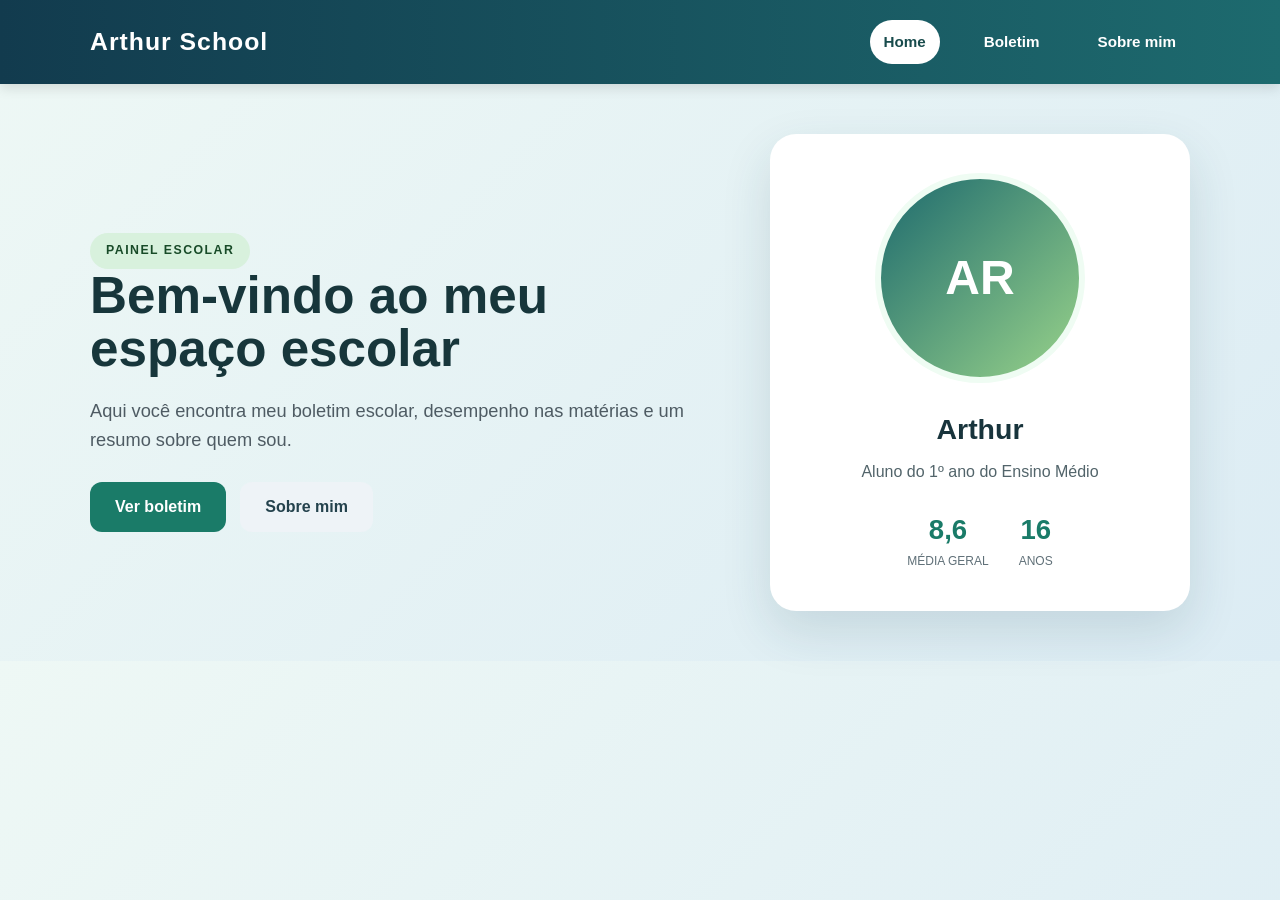
<file: index.html>
<!DOCTYPE html>
<html lang="pt-BR">
<head>
    <meta charset="UTF-8">
    <meta name="viewport" content="width=device-width, initial-scale=1.0">
    <title>Site Escolar | Arthur</title>
    <link rel="stylesheet" href="/static/menu.css">
</head>
<body>
    <header class="site-header">
        <div class="container nav-wrapper">
            <a href="index.html" class="brand">Arthur School</a>
            <nav class="menu">
                <a href="index.html" class="active">Home</a>
                <a href="boletim.html">Boletim</a>
                <a href="sobre_mim.html">Sobre mim</a>
            </nav>
        </div>
    </header>

    <main class="main-content home-page">
        <section class="hero">
            <div class="hero-text">
                <span class="badge">Painel Escolar</span>
                <h1>Bem-vindo ao meu espaço escolar</h1>
                <p class="lead">Aqui você encontra meu boletim escolar, desempenho nas matérias e um resumo sobre quem sou.</p>
                <div class="cta-row">
                    <a class="btn btn-primary" href="boletim.html">Ver boletim</a>
                    <a class="btn btn-secondary" href="sobre_mim.html">Sobre mim</a>
                </div>
            </div>

            <aside class="student-card">
                <div class="profile-photo">
                    <span>AR</span>
                </div>
                <div class="profile-info">
                    <h3>Arthur</h3>
                    <p>Aluno do 1º ano do Ensino Médio</p>
                    <div class="mini-stats">
                        <div>
                            <span class="value">8,6</span>
                            <span class="label">Média geral</span>
                        </div>
                        <div>
                            <span class="value">16</span>
                            <span class="label">Anos</span>
                        </div>
                    </div>
                </div>
            </aside>
        </section>
    </main>
</body>
</html>
</file>
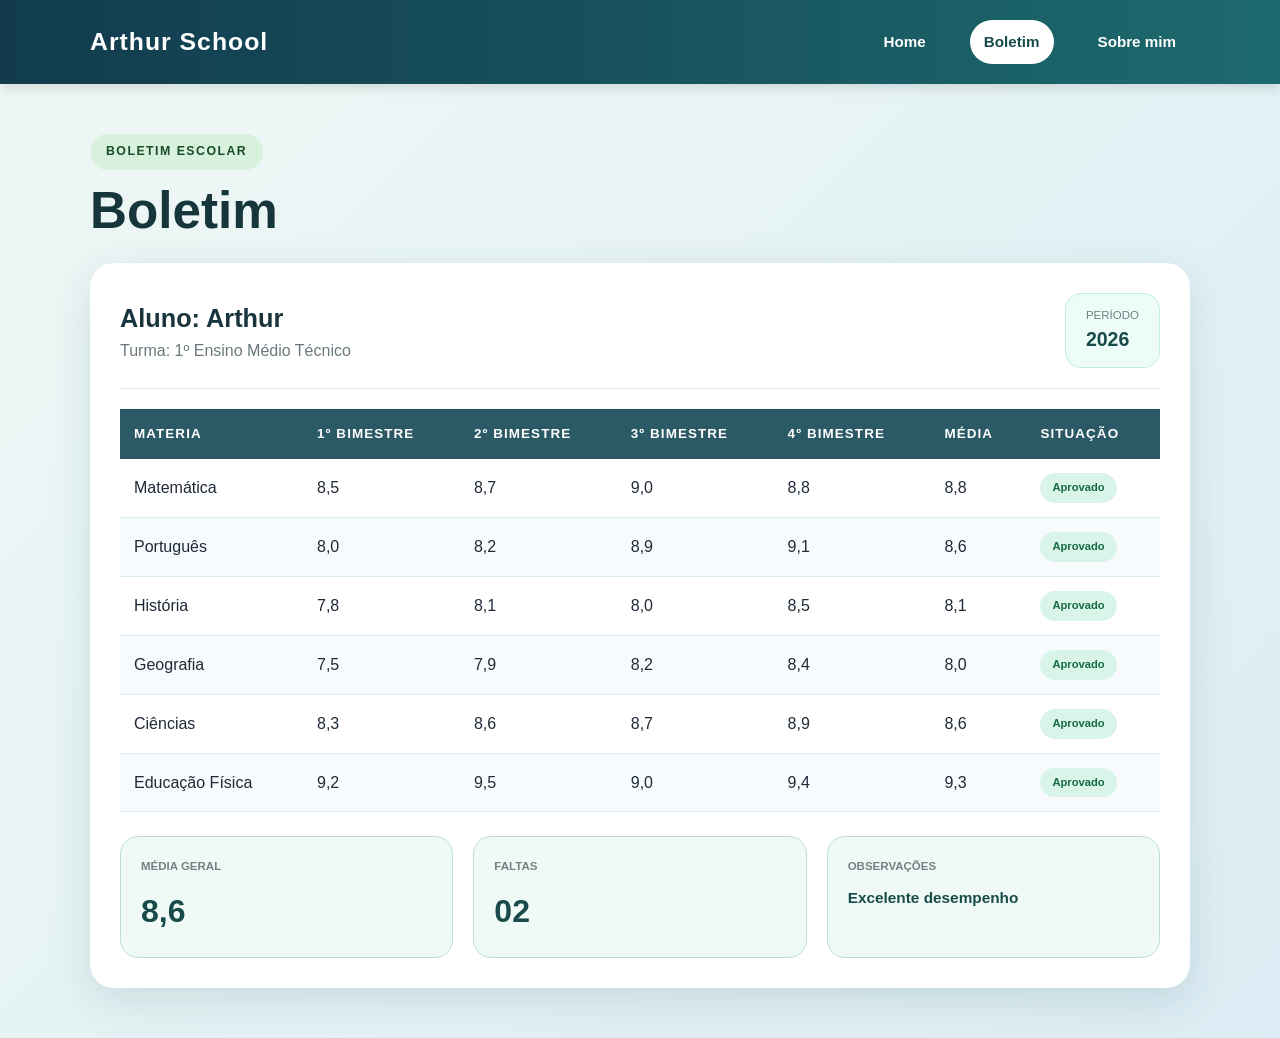
<file: boletim.html>
<!DOCTYPE html>
<html lang="pt-BR">
<head>
    <meta charset="UTF-8">
    <meta name="viewport" content="width=device-width, initial-scale=1.0">
    <title>Boletim | Arthur</title>
    <link rel="stylesheet" href="/static/menu.css">
</head>
<body>
    <header class="site-header">
        <div class="container nav-wrapper">
            <a href="index.html" class="brand">Arthur School</a>
            <nav class="menu">
                <a href="index.html">Home</a>
                <a href="boletim.html" class="active">Boletim</a>
                <a href="sobre_mim.html">Sobre mim</a>
            </nav>
        </div>
    </header>

    <main class="main-content">
        <section class="page-title">
            <span class="badge">Boletim Escolar</span>
            <h1>Boletim</h1>
        </section>

        <section class="boletim-panel">
            <div class="boletim-header">
                <div>
                    <h2>Aluno: Arthur</h2>
                    <p class="subtle">Turma: 1º Ensino Médio Técnico</p>
                </div>
                <div class="periodo">
                    <span>Período</span>
                    <strong>2026</strong>
                </div>
            </div>

            <div class="grades-table-wrap">
                <table class="grades-table">
                    <thead>
                        <tr>
                            <th>Materia</th>
                            <th>1º Bimestre</th>
                            <th>2º Bimestre</th>
                            <th>3º Bimestre</th>
                            <th>4º Bimestre</th>
                            <th>Média</th>
                            <th>Situação</th>
                        </tr>
                    </thead>
                    <tbody>
                        <tr>
                            <td>Matemática</td>
                            <td>8,5</td>
                            <td>8,7</td>
                            <td>9,0</td>
                            <td>8,8</td>
                            <td>8,8</td>
                            <td><span class="status status-good">Aprovado</span></td>
                        </tr>
                        <tr>
                            <td>Português</td>
                            <td>8,0</td>
                            <td>8,2</td>
                            <td>8,9</td>
                            <td>9,1</td>
                            <td>8,6</td>
                            <td><span class="status status-good">Aprovado</span></td>
                        </tr>
                        <tr>
                            <td>História</td>
                            <td>7,8</td>
                            <td>8,1</td>
                            <td>8,0</td>
                            <td>8,5</td>
                            <td>8,1</td>
                            <td><span class="status status-good">Aprovado</span></td>
                        </tr>
                        <tr>
                            <td>Geografia</td>
                            <td>7,5</td>
                            <td>7,9</td>
                            <td>8,2</td>
                            <td>8,4</td>
                            <td>8,0</td>
                            <td><span class="status status-good">Aprovado</span></td>
                        </tr>
                        <tr>
                            <td>Ciências</td>
                            <td>8,3</td>
                            <td>8,6</td>
                            <td>8,7</td>
                            <td>8,9</td>
                            <td>8,6</td>
                            <td><span class="status status-good">Aprovado</span></td>
                        </tr>
                        <tr>
                            <td>Educação Física</td>
                            <td>9,2</td>
                            <td>9,5</td>
                            <td>9,0</td>
                            <td>9,4</td>
                            <td>9,3</td>
                            <td><span class="status status-good">Aprovado</span></td>
                        </tr>
                    </tbody>
                </table>
            </div>

            <div class="summary-grid">
                <article class="summary-card">
                    <span class="summary-label">Média Geral</span>
                    <span class="summary-value">8,6</span>
                </article>
                <article class="summary-card">
                    <span class="summary-label">Faltas</span>
                    <span class="summary-value">02</span>
                </article>
                <article class="summary-card">
                    <span class="summary-label">Observações</span>
                    <span class="summary-value small-text">Excelente desempenho</span>
                </article>
            </div>
        </section>
    </main>
</body>
</html>
</file>
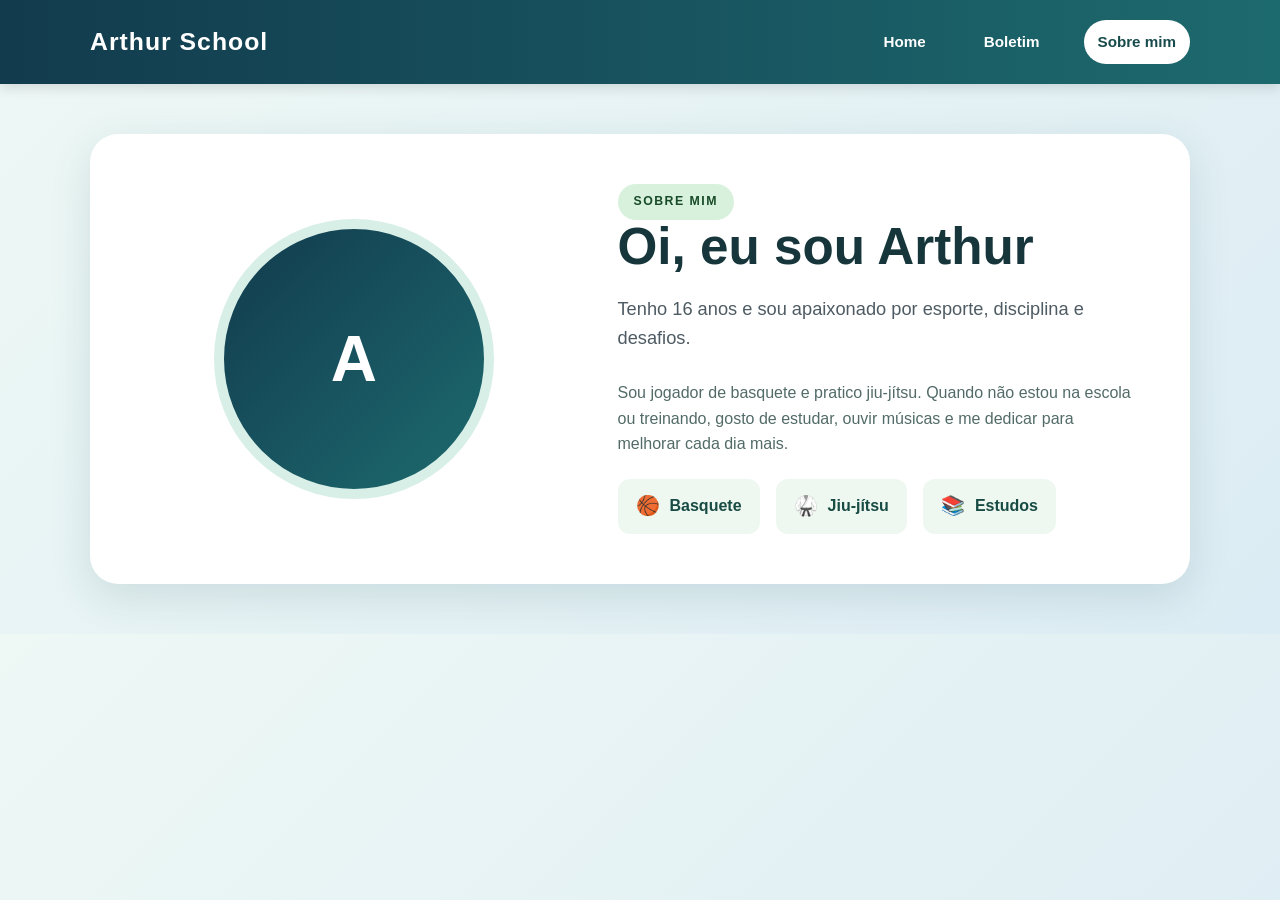
<file: sobre_mim.html>
<!DOCTYPE html>
<html lang="pt-BR">
<head>
    <meta charset="UTF-8">
    <meta name="viewport" content="width=device-width, initial-scale=1.0">
    <title>Sobre mim | Arthur</title>
    <link rel="stylesheet" href="/static/menu.css">
</head>
<body>
    <header class="site-header">
        <div class="container nav-wrapper">
            <a href="index.html" class="brand">Arthur School</a>
            <nav class="menu">
                <a href="index.html">Home</a>
                <a href="boletim.html">Boletim</a>
                <a href="sobre_mim.html" class="active">Sobre mim</a>
            </nav>
        </div>
    </header>

    <main class="main-content">
        <section class="about-section">
            <div class="about-image">
                <div class="profile-avatar">A</div>
            </div>
            <div class="about-content">
                <span class="badge">Sobre mim</span>
                <h1>Oi, eu sou Arthur</h1>
                <p class="lead-about">Tenho 16 anos e sou apaixonado por esporte, disciplina e desafios.</p>
                <p>
                    Sou jogador de basquete e pratico jiu-jítsu. Quando não estou na escola ou treinando,
                    gosto de estudar, ouvir músicas e me dedicar para melhorar cada dia mais.
                </p>
                <div class="about-highlights">
                    <div>
                        <span class="icon">🏀</span>
                        <span>Basquete</span>
                    </div>
                    <div>
                        <span class="icon">🥋</span>
                        <span>Jiu-jítsu</span>
                    </div>
                    <div>
                        <span class="icon">📚</span>
                        <span>Estudos</span>
                    </div>
                </div>
            </div>
        </section>
    </main>
</body>
</html>
</file>
<file: static/menu.css>
* {
    margin: 0;
    padding: 0;
    box-sizing: border-box;
}

body {
    font-family: "Segoe UI", Arial, sans-serif;
    color: #1f2a37;
    background: linear-gradient(135deg, #eef8f5 0%, #dcecf4 100%);
    line-height: 1.6;
}

.site-header {
    background: linear-gradient(90deg, #123b4e, #1d6a6e);
    padding: 20px 0;
    box-shadow: 0 4px 12px rgba(0, 0, 0, 0.12);
}

.container {
    width: min(1100px, calc(100% - 40px));
    margin: 0 auto;
}

.nav-wrapper {
    display: flex;
    align-items: center;
    justify-content: space-between;
}

.brand {
    color: white;
    text-decoration: none;
    font-size: 1.55rem;
    font-weight: 800;
    letter-spacing: 0.04em;
}

.menu {
    display: flex;
    gap: 30px;
}

.menu a {
    color: white;
    text-decoration: none;
    font-weight: 700;
    font-size: 0.95rem;
    padding: 10px 14px;
    border-radius: 999px;
    transition: background-color 200ms ease, color 200ms ease;
}

.menu a.active,
.menu a:hover {
    background: white;
    color: #184b4c;
}

.main-content {
    width: min(1100px, calc(100% - 40px));
    margin: 0 auto;
    padding: 50px 0;
}

.hero {
    min-height: 420px;
    display: grid;
    grid-template-columns: 1.2fr 0.8fr;
    gap: 50px;
    align-items: center;
}

.hero-text {
    padding-top: 20px;
}

.hero-text h1,
.page-title h1,
.about-content h1 {
    font-size: clamp(2.1rem, 4vw, 3.6rem);
    line-height: 1.05;
    margin-bottom: 20px;
    color: #17363b;
}

.hero-text .lead,
.about-content .lead-about {
    font-size: 1.14rem;
    color: #4e5b63;
    margin-bottom: 28px;
}

.badge {
    display: inline-flex;
    align-items: center;
    padding: 8px 16px;
    border-radius: 999px;
    font-size: 0.77rem;
    font-weight: 800;
    letter-spacing: 0.12em;
    text-transform: uppercase;
    background: #d8f1dd;
    color: #184b28;
}

.cta-row {
    display: flex;
    gap: 14px;
    flex-wrap: wrap;
}

.btn {
    display: inline-flex;
    align-items: center;
    justify-content: center;
    padding: 12px 25px;
    border-radius: 12px;
    text-decoration: none;
    font-weight: 700;
}

.btn-primary {
    background: #1a7b68;
    color: white;
}

.btn-secondary {
    background: #eef3f7;
    color: #24424d;
}

.student-card {
    background: white;
    border-radius: 26px;
    padding: 38px 30px;
    box-shadow: 0 20px 50px rgba(26, 70, 85, 0.14);
    border: 1px solid rgba(255, 255, 255, 0.8);
}

.profile-photo {
    width: 210px;
    height: 210px;
    margin: 0 auto 24px;
    border-radius: 50%;
    background: linear-gradient(135deg, #1d6a6e, #99d38a);
    display: flex;
    align-items: center;
    justify-content: center;
    color: white;
    font-size: 3rem;
    font-weight: 800;
    border: 6px solid #effcf3;
}

.profile-info h3 {
    font-size: 1.78rem;
    color: #18343c;
    text-align: center;
}

.profile-info p {
    text-align: center;
    margin: 6px 0 24px;
    color: #52646a;
}

.mini-stats {
    display: flex;
    justify-content: center;
    gap: 30px;
}

.mini-stats .value {
    display: block;
    font-weight: 800;
    font-size: 1.72rem;
    color: #1a7b68;
    text-align: center;
}

.mini-stats .label {
    display: block;
    font-size: 0.75rem;
    text-transform: uppercase;
    color: #607078;
}

.page-title {
    margin-bottom: 25px;
}

.page-title h1 {
    margin-top: 14px;
}

.boletim-panel {
    background: white;
    border-radius: 24px;
    padding: 30px;
    box-shadow: 0 12px 40px rgba(36, 88, 92, 0.14);
}

.boletim-header {
    display: flex;
    justify-content: space-between;
    align-items: center;
    border-bottom: 1px solid #dcebf0;
    padding-bottom: 20px;
    margin-bottom: 20px;
}

.boletim-header h2 {
    font-size: 1.58rem;
    color: #18343c;
}

.subtle {
    color: #6a797d;
}

.periodo {
    background: #eefcf7;
    border-radius: 16px;
    padding: 12px 20px;
    border: 1px solid #bfefe1;
}

.periodo span {
    display: block;
    font-size: 0.72rem;
    text-transform: uppercase;
    color: #718085;
}

.periodo strong {
    font-size: 1.22rem;
    color: #174b49;
}

.grades-table-wrap {
    overflow-x: auto;
}

.grades-table {
    width: 100%;
    border-collapse: collapse;
}

.grades-table th {
    background: #2b5965;
    color: white;
    padding: 14px;
    font-size: 0.84rem;
    text-transform: uppercase;
    letter-spacing: 0.08em;
    text-align: left;
}

.grades-table td {
    padding: 14px;
    border-bottom: 1px solid #d9edf1;
}

.grades-table tbody tr:nth-child(even) {
    background: #f7fbfd;
}

.status {
    display: inline-flex;
    align-items: center;
    padding: 6px 12px;
    border-radius: 999px;
    font-weight: 700;
    font-size: 0.70rem;
}

.status-good {
    background: #d9f4e8;
    color: #176a43;
}

.summary-grid {
    margin-top: 24px;
    display: grid;
    grid-template-columns: repeat(3, minmax(180px, 1fr));
    gap: 20px;
}

.summary-card {
    background: #effaf6;
    border: 1px solid #bdded8;
    border-radius: 18px;
    padding: 20px;
}

.summary-label {
    display: block;
    color: #748184;
    font-size: 0.72rem;
    font-weight: 800;
    text-transform: uppercase;
}

.summary-value {
    display: block;
    margin-top: 10px;
    font-size: 2rem;
    color: #184b49;
    font-weight: 900;
}

.summary-value.small-text {
    font-size: 0.96rem;
}

.about-section {
    display: grid;
    grid-template-columns: 0.9fr 1.1fr;
    gap: 50px;
    align-items: center;
    background: white;
    border-radius: 28px;
    padding: 50px;
    box-shadow: 0 12px 40px rgba(36, 88, 92, 0.14);
}

.about-image {
    display: flex;
    justify-content: center;
}

.profile-avatar {
    width: min(280px, 50vw);
    aspect-ratio: 1 / 1;
    border-radius: 50%;
    display: flex;
    align-items: center;
    justify-content: center;
    background: linear-gradient(135deg, #123b4e, #1d6a6e);
    color: white;
    font-size: 4rem;
    font-weight: 900;
    border: 10px solid #d8efe8;
}

.about-content p {
    color: #526b68;
    margin-bottom: 20px;
}

.about-highlights {
    display: flex;
    flex-wrap: wrap;
    gap: 16px;
    margin-top: 22px;
}

.about-highlights div {
    display: inline-flex;
    align-items: center;
    gap: 10px;
    padding: 12px 18px;
    border-radius: 12px;
    background: #eef8f0;
    color: #174b43;
    font-weight: 700;
}

.icon {
    font-size: 1.2rem;
}

@media (max-width: 720px) {
    .hero,
    .about-section,
    .summary-grid {
        grid-template-columns: 1fr;
    }

    .nav-wrapper {
        flex-direction: column;
        gap: 18px;
    }

    .menu {
        flex-wrap: wrap;
        justify-content: center;
    }

    .boletim-panel,
    .about-section {
        padding: 24px;
    }

    .student-card {
        padding: 30px 20px;
    }
}
</file>
